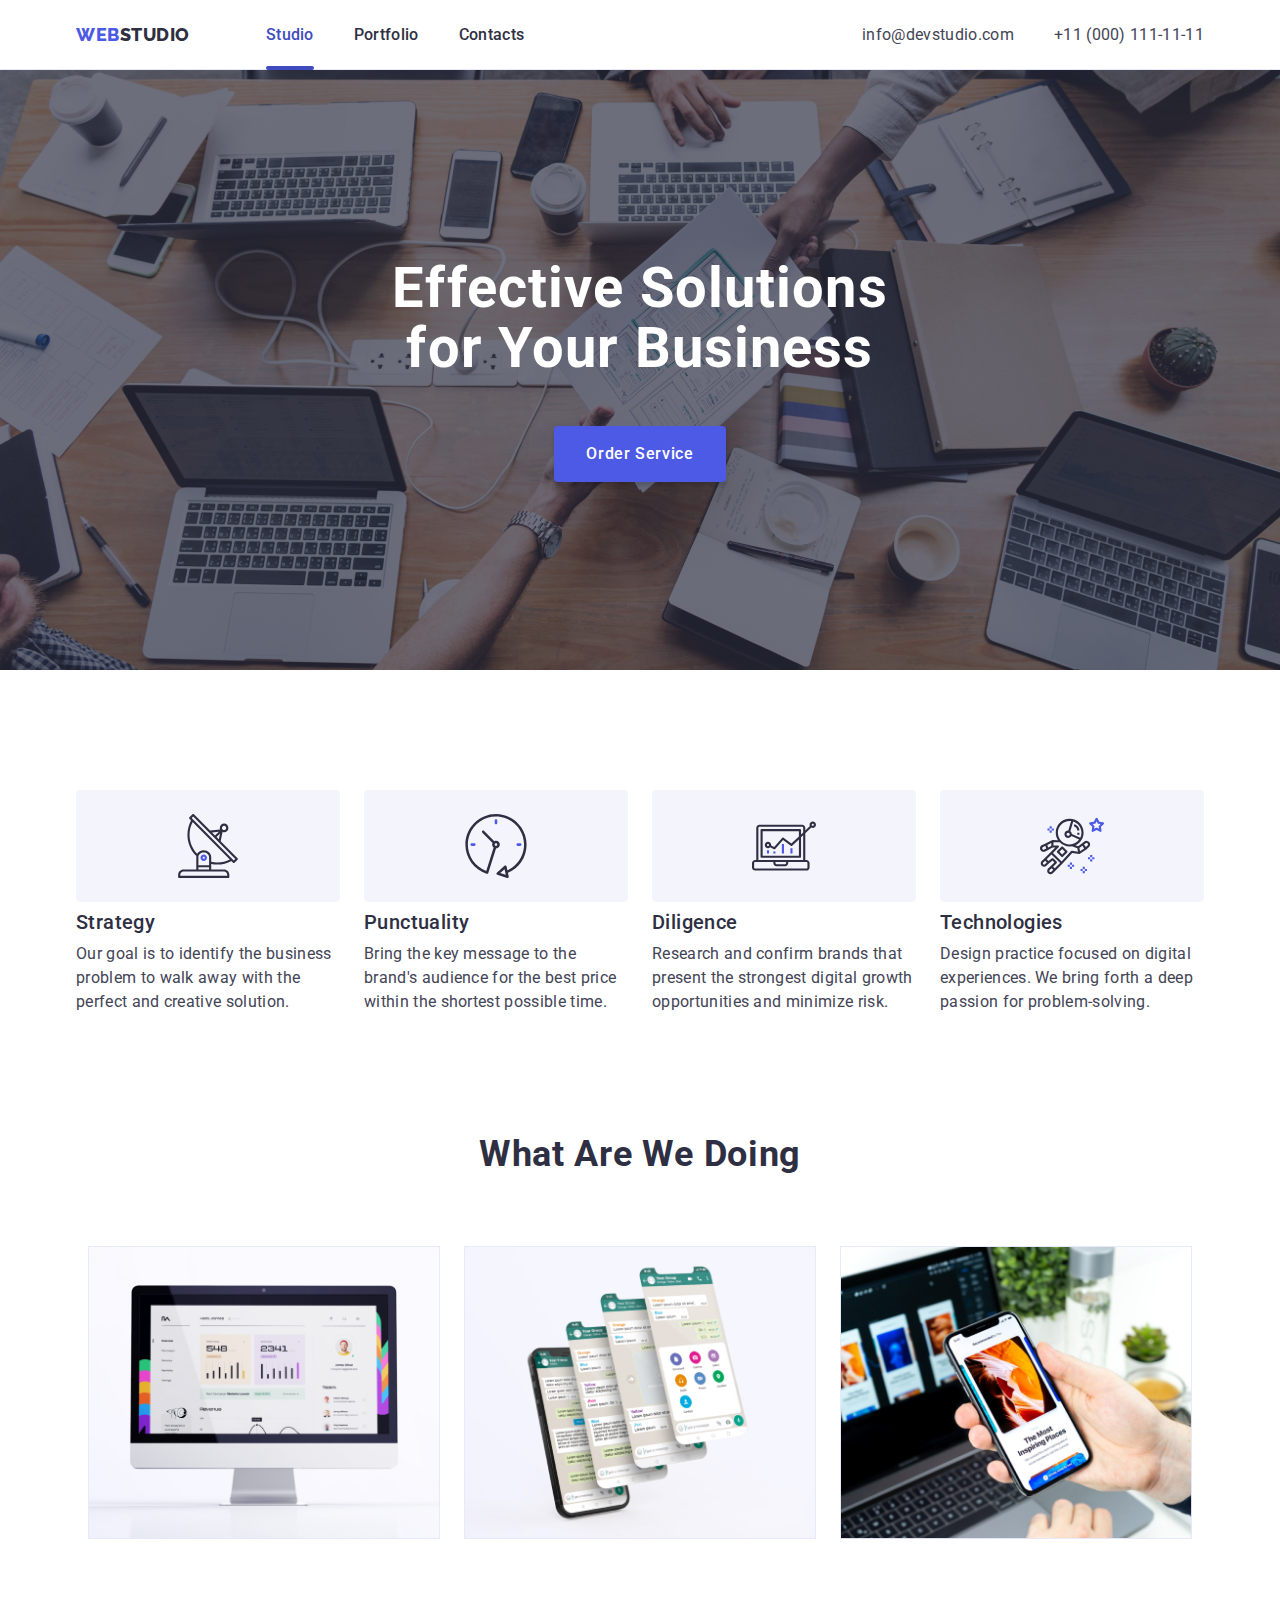
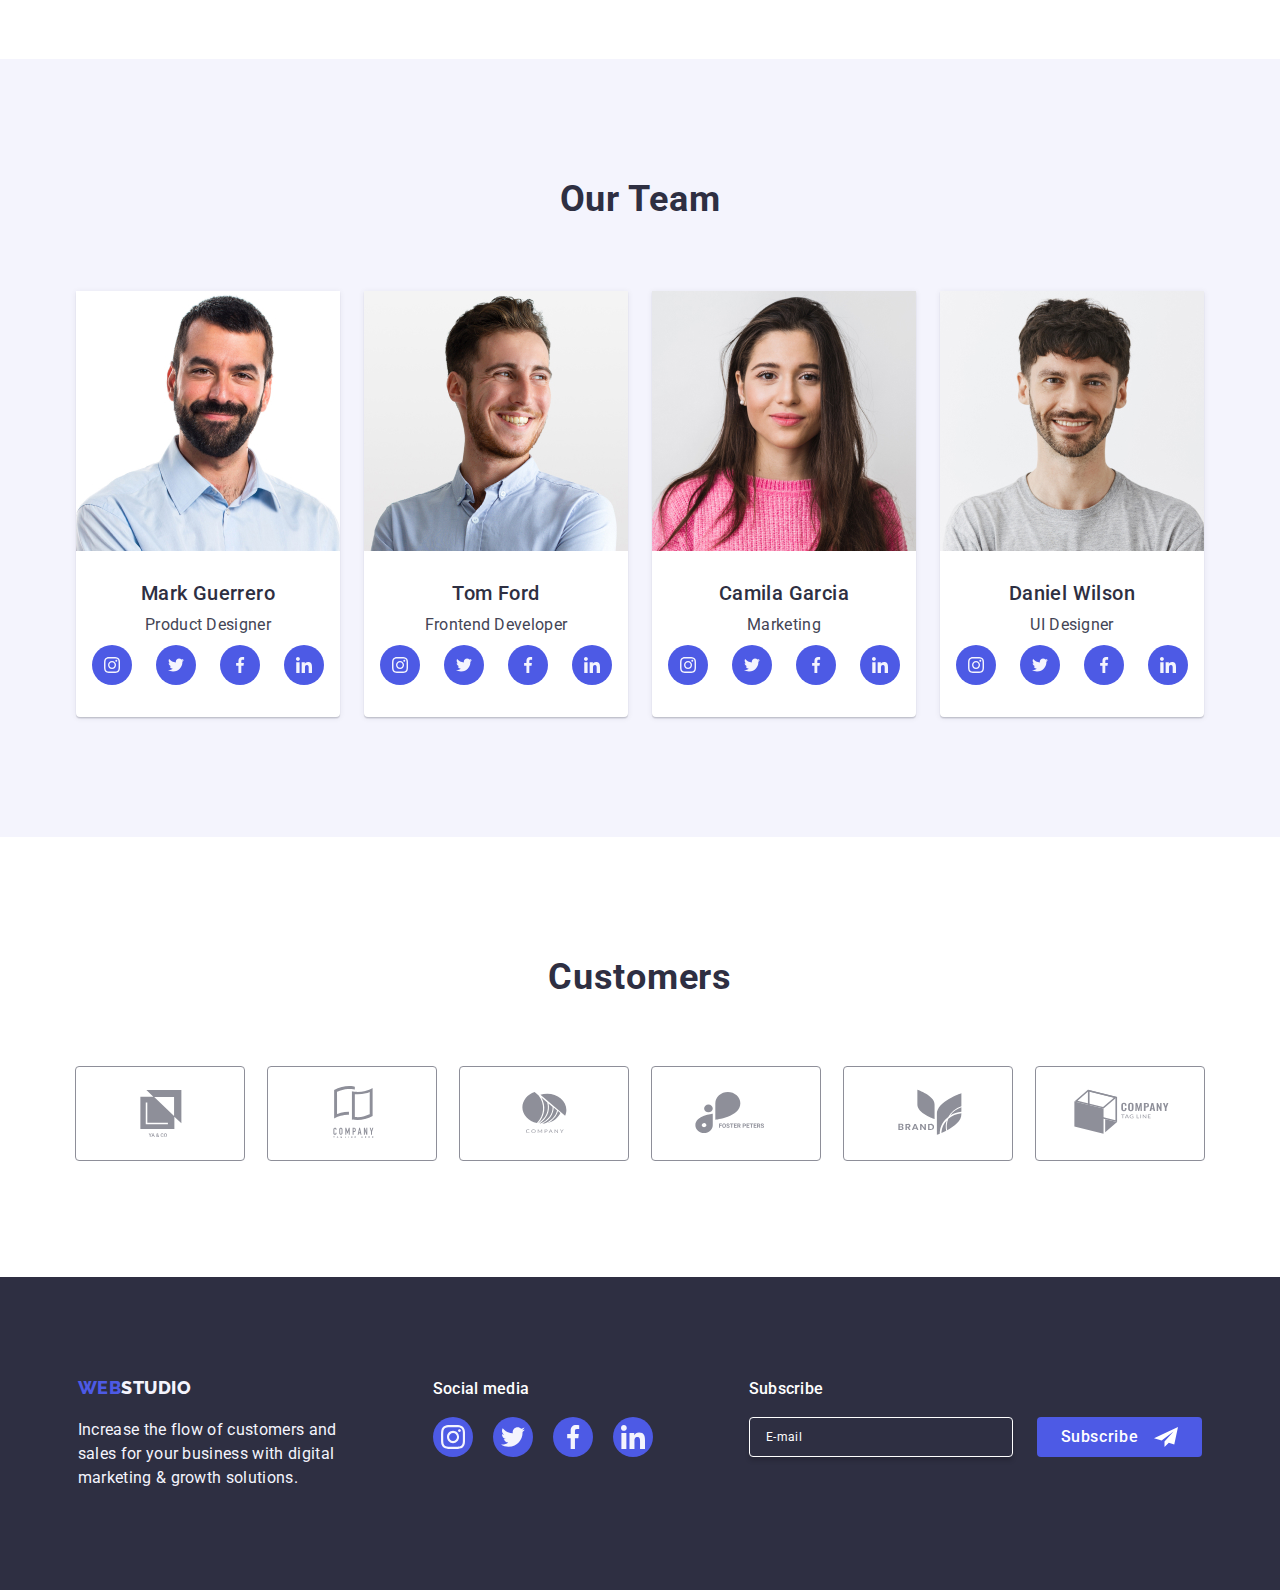
<file: index.html>
<!DOCTYPE html>
<html lang="en">
  <head>
    <meta charset="UTF-8" />
    <meta http-equiv="X-UA-Compatible" content="IE=edge" />
    <meta name="viewport" content="width=device-width, initial-scale=1.0" />
    <meta
      name="description"
      content="Effective solutions for business, Digital Marketing"
    />
    <title>Studio</title>
    <link
      rel="stylesheet"
      href="https://cdnjs.cloudflare.com/ajax/libs/modern-normalize/1.0.0/modern-normalize.min.css"
    />
    <link rel="stylesheet" href="./css/styles.css" />
    <link rel="preconnect" href="https://fonts.googleapis.com" />
    <link rel="preconnect" href="https://fonts.gstatic.com" crossorigin />
    <link
      href="https://fonts.googleapis.com/css2?family=Raleway:wght@800&family=Roboto:wght@400;500;700;900&display=swap"
      rel="stylesheet"
    />
    <link rel="icon" href="./images/webstudio-logo.png" />
  </head>
  <body>
    <header class="header">
      <div class="container header-container">
        <nav class="header-navigation">
          <a href="./index.html" class="header-logo link"
            ><span class="logo-blue">WEB</span>STUDIO</a
          >
          <ul class="header-menu-list list">
            <li class="header-menu-item">
              <a href="./index.html" class="header-menu-link link menu-active"
                >Studio</a
              >
            </li>
            <li class="header-menu-item">
              <a href="./portfolio.html" class="header-menu-link link"
                >Portfolio</a
              >
            </li>
            <li class="header-menu-item">
              <a href="#" class="header-menu-link link">Contacts</a>
            </li>
          </ul>
        </nav>
        <address class="header-address">
          <ul class="header-address-list list">
            <li class="header-address-item">
              <a
                href="mailto:info@devstudio.com"
                class="header-address-link link"
                target="_blank"
                rel="noopener noreferrer"
                >info@devstudio.com</a
              >
            </li>
            <li class="header-address-item">
              <a
                href="tel:+110001111111"
                class="header-address-link link"
                target="_blank"
                rel="noopener noreferrer"
                >+11 (000) 111-11-11</a
              >
            </li>
          </ul>
        </address>
        <button
          class="menu-toggle js-open-menu"
          aria-expanded="false"
          aria-controls="mobile-menu"
        >
          <svg class="menu-icon" width="32" height="32">
            <use href="./images/icons.svg#hamburger-open"></use>
          </svg>
        </button>
        <div class="menu-container js-menu-container" id="mobile-menu">
          <button class="menu-toggle hamburger-close-button js-close-menu">
            <svg class="menu-icon" width="32" height="32">
              <use href="./images/icons.svg#hamburger-close"></use>
            </svg>
          </button>
          <ul class="hamburger-menu-list list">
            <li class="hamburger-menu-item">
              <a href="./index.html" class="hamburger-menu-link link menu-active"
                >Studio</a
              >
            </li>
            <li class="hamburger-menu-item">
              <a href="./portfolio.html" class="hamburger-menu-link link"
                >Portfolio</a
              >
            </li>
            <li class="hamburger-menu-item">
              <a href="#" class="hamburger-menu-link link">Contacts</a>
            </li>
          </ul>
          <div class="hamburger-wrapper">
            <address class="hamburger-address">
            <ul class="hamburger-address-list list">
              <li class="hamburger-address-item">
              <a
                href="tel:+110001111111"
                class="hamburger-address-link highlight link"
                target="_blank"
                rel="noopener noreferrer"
                >+11 (000) 111-11-11</a
              >
              </li>
              <li class="hamburger-address-item">
              <a
                href="mailto:info@devstudio.com"
                class="hamburger-address-link link"
                target="_blank"
                rel="noopener noreferrer"
                >info@devstudio.com</a
              >
              </li>
            </ul>
            </address>
          
            <ul class="hamburger-social-list list">
            <li class="hamburger-social-item">
              <a
                href="https://www.instagram.com/"
                target="_blank"
                rel="noopener noreferrer"
                class="hamburger-social-link link"
                ><svg class="hamburger-social-icon" width="16" height="16">
                  <use href="./images/icons.svg#instagram"></use></svg
              ></a>
            </li>
            <li class="hamburger-social-item">
                <a
                href="https://www.twitter.com/"
                target="_blank"
                rel="noopener noreferrer"
                class="hamburger-social-link link"
                ><svg class="hamburger-social-icon" width="16" height="16">
                  <use href="./images/icons.svg#twitter"></use></svg
              ></a>
            </li>
            <li class="hamburger-social-item">
              <a
                href="https://www.facebook.com/"
                target="_blank"
                rel="noopener noreferrer"
                class="hamburger-social-link link"
                ><svg class="hamburger-social-icon" width="16" height="16">
                  <use href="./images/icons.svg#facebook"></use></svg
              ></a>
            </li>
            <li class="hamburger-social-item">
              <a
                href="https://www.linkedin.com/"
                target="_blank"
                rel="noopener noreferrer"
                class="hamburger-social-link link"
                ><svg class="hamburger-social-icon" width="16" height="16">
                  <use href="./images/icons.svg#linkedin"></use></svg>
                </a>
            </li>
            </ul>
          </div>
        </div>
      </div>
    </header>
    <main>
      <section class="hero">
        <div class="container hero-container">
          <h1 class="hero-title">
            Effective Solutions
            <br />
            for Your Business
          </h1>
          <button type="button" class="hero-button" data-modal-open>
            Order Service
          </button>
        </div>
      </section>
      <section class="section">
        <div class="container">
          <ul class="feature-list list">
            <li class="feature-item">
              <div class="feature-icon-container">
                <svg class="feature-icon" width="64" height="64">
                  <use href="./images/icons.svg#antenna"></use>
                </svg>
              </div>
              <h3 class="feature-title">Strategy</h3>
              <p class="feature-description">
                Our goal is to identify the business problem to walk away with
                the perfect and creative solution.
              </p>
            </li>
            <li class="feature-item">
              <div class="feature-icon-container">
                <svg class="feature-icon" width="64" height="64">
                  <use href="./images/icons.svg#clock"></use>
                </svg>
              </div>
              <h3 class="feature-title">Punctuality</h3>
              <p class="feature-description">
                Bring the key message to the brand's audience for the best price
                within the shortest possible time.
              </p>
            </li>
            <li class="feature-item">
              <div class="feature-icon-container">
                <svg class="feature-icon" width="64" height="64">
                  <use href="./images/icons.svg#diagram"></use>
                </svg>
              </div>
              <h3 class="feature-title">Diligence</h3>
              <p class="feature-description">
                Research and confirm brands that present the strongest digital
                growth opportunities and minimize risk.
              </p>
            </li>
            <li class="feature-item">
              <div class="feature-icon-container">
                <svg class="feature-icon" width="64" height="64">
                  <use href="./images/icons.svg#astronaut"></use>
                </svg>
              </div>
              <h3 class="feature-title">Technologies</h3>
              <p class="feature-description">
                Design practice focused on digital experiences. We bring forth a
                deep passion for problem-solving.
              </p>
            </li>
          </ul>
        </div>
      </section>
      <section class="section section-no-top-padding">
        <div class="container">
          <h2 class="section-title">What Are We Doing</h2>
          <ul class="image-list list">
            <li class="image-item">
              <img
                srcset="./images/computer.jpg 1x, ./images/computer@2x.jpg 2x"
                src="./images/computer.jpg"
                alt="computer"
                width="360"
                height="300"
              />
            </li>
            <li class="image-item">
              <img
                srcset="./images/mobile.jpg 1x, ./images/mobile@2x.jpg 2x"
                src="./images/mobile.jpg"
                alt="mobile"
                width="360"
                height="300"
              />
            </li>
            <li class="image-item">
              <img
                srcset="./images/gadgets.jpg 1x, ./images/gadgets@2x.jpg 2x"
                src="./images/gadgets.jpg"
                alt="laptop and mobile"
                width="360"
                height="300"
              />
            </li>
          </ul>
        </div>
      </section>
      <section class="section-team section">
        <div class="container">
          <h2 class="section-title">Our Team</h2>
          <ul class="team-members list">
            <li class="team-card">
              <img
                class="team-card-image"
                srcset="./images/product-designer.jpg 1x, ./images/product-designer@2x.jpg 2x"
                src="./images/product-designer.jpg"
                alt="Team Product Designer"
                width="264"
              />
              <div class="team-card-text">
                <h4 class="team-name">Mark Guerrero</h4>
                <p class="team-position">Product Designer</p>
                <ul class="team-social-list list">
                  <li class="team-social-item">
                    <a
                      href="https://www.instagram.com/"
                      target="_blank"
                      rel="noopener noreferrer"
                      class="team-social-link link"
                      ><svg class="team-social-icon" width="16" height="16">
                        <use href="./images/icons.svg#instagram"></use></svg
                    ></a>
                  </li>
                  <li class="team-social-item">
                    <a
                      href="https://www.twitter.com/"
                      target="_blank"
                      rel="noopener noreferrer"
                      class="team-social-link link"
                      ><svg class="team-social-icon" width="16" height="16">
                        <use href="./images/icons.svg#twitter"></use></svg
                    ></a>
                  </li>
                  <li class="team-social-item">
                    <a
                      href="https://www.facebook.com/"
                      target="_blank"
                      rel="noopener noreferrer"
                      class="team-social-link link"
                      ><svg class="team-social-icon" width="16" height="16">
                        <use href="./images/icons.svg#facebook"></use></svg
                    ></a>
                  </li>
                  <li class="team-social-item">
                    <a
                      href="https://www.linkedin.com/"
                      target="_blank"
                      rel="noopener noreferrer"
                      class="team-social-link link"
                      ><svg class="team-social-icon" width="16" height="16">
                        <use href="./images/icons.svg#linkedin"></use></svg
                    ></a>
                  </li>
                </ul>
              </div>
            </li>
            <li class="team-card">
              <img
                class="team-card-image"
                srcset="./images/frontend-developer.jpg 1x, ./images/frontend-developer@2x.jpg 2x"
                src="./images/frontend-developer.jpg"
                alt="Team Frontend Developer"
                width="264"
              />
              <div class="team-card-text">
                <h4 class="team-name">Tom Ford</h4>
                <p class="team-position">Frontend Developer</p>
                <ul class="team-social-list list">
                  <li class="team-social-item">
                    <a
                      href="https://www.instagram.com/"
                      target="_blank"
                      rel="noopener noreferrer"
                      class="team-social-link link"
                      ><svg class="team-social-icon" width="16" height="16">
                        <use href="./images/icons.svg#instagram"></use></svg
                    ></a>
                  </li>
                  <li class="team-social-item">
                    <a
                      href="https://www.twitter.com/"
                      target="_blank"
                      rel="noopener noreferrer"
                      class="team-social-link link"
                      ><svg class="team-social-icon" width="16" height="16">
                        <use href="./images/icons.svg#twitter"></use></svg
                    ></a>
                  </li>
                  <li class="team-social-item">
                    <a
                      href="https://www.facebook.com/"
                      target="_blank"
                      rel="noopener noreferrer"
                      class="team-social-link link"
                      ><svg class="team-social-icon" width="16" height="16">
                        <use href="./images/icons.svg#facebook"></use></svg
                    ></a>
                  </li>
                  <li class="team-social-item">
                    <a
                      href="https://www.linkedin.com/"
                      target="_blank"
                      rel="noopener noreferrer"
                      class="team-social-link link"
                      ><svg class="team-social-icon" width="16" height="16">
                        <use href="./images/icons.svg#linkedin"></use></svg
                    ></a>
                  </li>
                </ul>
              </div>
            </li>
            <li class="team-card">
              <img
                class="team-card-image"
                srcset="./images/marketing.jpg 1x, ./images/marketing@2x.jpg 2x"
                src="./images/marketing.jpg"
                alt="Assigned for Marketing"
                width="264"
              />
              <div class="team-card-text">
                <h4 class="team-name">Camila Garcia</h4>
                <p class="team-position">Marketing</p>
                <ul class="team-social-list list">
                  <li class="team-social-item">
                    <a
                      href="https://www.instagram.com/"
                      target="_blank"
                      rel="noopener noreferrer"
                      class="team-social-link link"
                      ><svg class="team-social-icon" width="16" height="16">
                        <use href="./images/icons.svg#instagram"></use></svg
                    ></a>
                  </li>
                  <li class="team-social-item">
                    <a
                      href="https://www.twitter.com/"
                      target="_blank"
                      rel="noopener noreferrer"
                      class="team-social-link link"
                      ><svg class="team-social-icon" width="16" height="16">
                        <use href="./images/icons.svg#twitter"></use></svg
                    ></a>
                  </li>
                  <li class="team-social-item">
                    <a
                      href="https://www.facebook.com/"
                      target="_blank"
                      rel="noopener noreferrer"
                      class="team-social-link link"
                      ><svg class="team-social-icon" width="16" height="16">
                        <use href="./images/icons.svg#facebook"></use></svg
                    ></a>
                  </li>
                  <li class="team-social-item">
                    <a
                      href="https://www.linkedin.com/"
                      target="_blank"
                      rel="noopener noreferrer"
                      class="team-social-link link"
                      ><svg class="team-social-icon" width="16" height="16">
                        <use href="./images/icons.svg#linkedin"></use></svg
                    ></a>
                  </li>
                </ul>
              </div>
            </li>
            <li class="team-card">
              <img
                class="team-card-image"
                srcset="./images/ui-designer.jpg 1x, ./images/ui-designer@2x.jpg 2x"
                src="./images/ui-designer.jpg"
                alt="Team UI Designer"
                width="264"
              />
              <div class="team-card-text">
                <h4 class="team-name">Daniel Wilson</h4>
                <p class="team-position">UI Designer</p>
                <ul class="team-social-list list">
                  <li class="team-social-item">
                    <a
                      href="https://www.instagram.com/"
                      target="_blank"
                      rel="noopener noreferrer"
                      class="team-social-link link"
                      ><svg class="team-social-icon" width="16" height="16">
                        <use href="./images/icons.svg#instagram"></use></svg
                    ></a>
                  </li>
                  <li class="team-social-item">
                    <a
                      href="https://www.twitter.com/"
                      target="_blank"
                      rel="noopener noreferrer"
                      class="team-social-link link"
                      ><svg class="team-social-icon" width="16" height="16">
                        <use href="./images/icons.svg#twitter"></use></svg
                    ></a>
                  </li>
                  <li class="team-social-item">
                    <a
                      href="https://www.facebook.com/"
                      target="_blank"
                      rel="noopener noreferrer"
                      class="team-social-link link"
                      ><svg class="team-social-icon" width="16" height="16">
                        <use href="./images/icons.svg#facebook"></use></svg
                    ></a>
                  </li>
                  <li class="team-social-item">
                    <a
                      href="https://www.linkedin.com/"
                      target="_blank"
                      rel="noopener noreferrer"
                      class="team-social-link link"
                      ><svg class="team-social-icon" width="16" height="16">
                        <use href="./images/icons.svg#linkedin"></use></svg
                    ></a>
                  </li>
                </ul>
              </div>
            </li>
          </ul>
        </div>
      </section>
      <section class="section">
        <div class="container">
          <h2 class="section-title">Customers</h2>
          <ul class="clients-list list">
            <li class="clients-item">
              <a href="#" class="clients-link link">
                <svg class="clients-icon" width="104" height="56">
                  <use href="./images/icons.svg#client-1"></use>
                </svg>
              </a>
            </li>
            <li class="clients-item">
              <a href="#" class="clients-link link">
                <svg class="clients-icon" width="104" height="56">
                  <use href="./images/icons.svg#client-2"></use>
                </svg>
              </a>
            </li>
            <li class="clients-item">
              <a href="#" class="clients-link link">
                <svg class="clients-icon" width="104" height="56">
                  <use href="./images/icons.svg#client-3"></use>
                </svg>
              </a>
            </li>
            <li class="clients-item">
              <a href="#" class="clients-link link">
                <svg class="clients-icon" width="104" height="56">
                  <use href="./images/icons.svg#client-4"></use>
                </svg>
              </a>
            </li>
            <li class="clients-item">
              <a href="#" class="clients-link link">
                <svg class="clients-icon" width="104" height="56">
                  <use href="./images/icons.svg#client-5"></use>
                </svg>
              </a>
            </li>
            <li class="clients-item">
              <a href="#" class="clients-link link">
                <svg class="clients-icon" width="104" height="56">
                  <use href="./images/icons.svg#client-6"></use>
                </svg>
              </a>
            </li>
          </ul>
        </div>
      </section>
    </main>
    <footer class="footer">
      <div class="footer-container container">
        <div class="footer-text-container">
          <a href="./index.html" class="footer-logo link"
            ><span class="logo-blue">WEB</span>STUDIO</a
          >
          <p class="footer-text">
            Increase the flow of customers and
            <br />
            sales for your business with digital
            <br />
            marketing & growth solutions.
          </p>
        </div>
        <div class="footer-social-container">
          <p class="footer-social-text">Social media</p>
          <ul class="footer-social-list list">
            <li class="footer-social-item">
              <a
                href="https://www.instagram.com/"
                target="_blank"
                rel="noopener noreferrer"
                class="footer-social-link link"
                ><svg class="footer-social-icon" width="24" height="24">
                  <use href="./images/icons.svg#instagram"></use></svg
              ></a>
            </li>
            <li class="footer-social-item">
              <a
                href="https://www.twitter.com/"
                target="_blank"
                rel="noopener noreferrer"
                class="footer-social-link link"
                ><svg class="footer-social-icon" width="24" height="24">
                  <use href="./images/icons.svg#twitter"></use></svg
              ></a>
            </li>
            <li class="footer-social-item">
              <a
                href="https://www.facebook.com/"
                target="_blank"
                rel="noopener noreferrer"
                class="footer-social-link link"
                ><svg class="footer-social-icon" width="24" height="24">
                  <use href="./images/icons.svg#facebook"></use></svg
              ></a>
            </li>
            <li class="footer-social-item">
              <a
                href="https://www.linkedin.com/"
                target="_blank"
                rel="noopener noreferrer"
                class="footer-social-link link"
                ><svg class="footer-social-icon" width="24" height="24">
                  <use href="./images/icons.svg#linkedin"></use></svg
              ></a>
            </li>
          </ul>
        </div>
        <div class="footer-form-container">
          <form
            class="footer-subscription-form"
            name="subscribe-form"
            autocomplete="on"
          >
            <label class="footer-subscription-label">
              <span class="footer-subscription-text">Subscribe</span>
              <input
                class="footer-subscription-input"
                type="email"
                name="subscription-email"
                placeholder="E-mail"
              />
            </label>
            <button class="footer-subscription-button" type="submit">
              Subscribe
              <svg class="footer-subscription-icon" width="24" height="24">
                <use href="./images/icons.svg#subscription"></use>
              </svg>
            </button>
          </form>
        </div>
      </div>
    </footer>
    <div class="backdrop is-hidden" data-modal>
      <div class="modal">
        <button type="button" class="modal-close" data-modal-close>
          <svg class="modal-close-icon" width="8" height="8">
            <use href="./images/icons.svg#close"></use>
          </svg>
        </button>
        <p class="modal-header-text">
            Leave your contacts and we will call you back
        </p>
        <form class="modal-signup-form" name="signup-form" autocomplete="on">
            <label class="modal-form-label">
              <span class="form-label-text">Name</span>
              <input
                class="form-label-input"
                type="text"
                name="full-name"
                required
              />
              <svg class="form-input-icon" 
                  width="18"
                  height="18">
                <use
                  href="./images/icons.svg#person"
                ></use>
              </svg>
            </label>
            <label class="modal-form-label">
              <span class="form-label-text">Phone</span>
              <input
                class="form-label-input"
                type="tel"
                name="phone-number"
                required
              />
              <svg class="form-input-icon" 
                  width="18"
                  height="24">
                <use
                  href="./images/icons.svg#phone"
                ></use>
              </svg>
            </label>
            <label class="modal-form-label">
              <span class="form-label-text">Email</span>
              <input
                class="form-label-input"
                type="email"
                name="email-address"
                required
              />
              <svg class="form-input-icon" 
                  width="18"
                  height="24">
                <use
                  href="./images/icons.svg#mail"
                ></use>
              </svg>
            </label>
            <label class="modal-form-textarea">
              <span class="form-label-text">Comment</span>
              <textarea
                name="comment"
                class="form-label-textarea"
                placeholder="Text input"
                rows="6"
                required
              ></textarea>
            </label>
            <label class="modal-form-agreement">
                <input class="modal-form-checkbox visually-hidden" type="checkbox" value="agree" name="agreement" required />
                <svg class="modal-checkbox-icon" width="16" height="16">
                  <use href="./images/icons.svg#checkbox"></use>
                </svg>
                <span class="modal-form-agreement-text">
                    I accept the terms and conditions of the <a href="#" class="form-agreement-link">Privacy Policy</a>
                </span>
            </label>
        </form>
        <button class="modal-form-button" type="submit">Send</button>
    </div>
    <script src="./js/modal.js"></script>
    <script src="./js/mobile-menu.js"></script>
  </body>
</html>
</file>
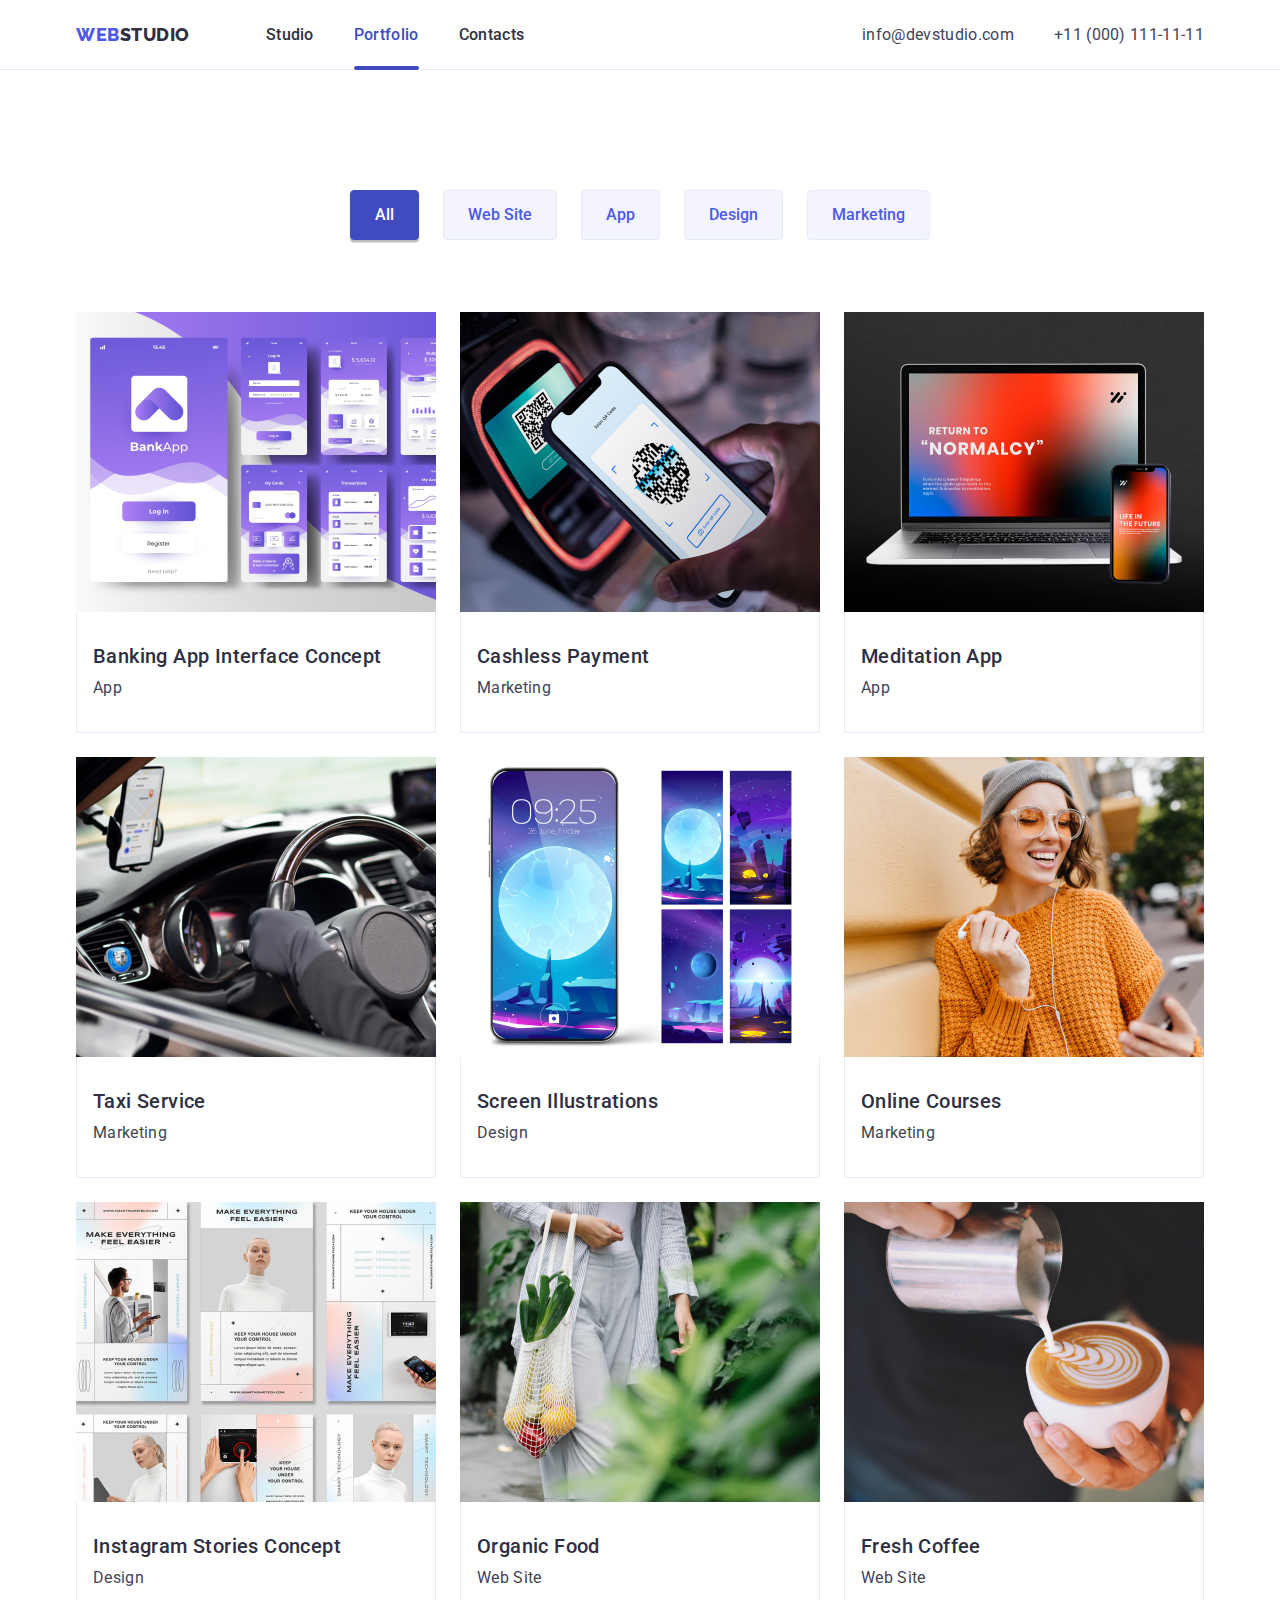
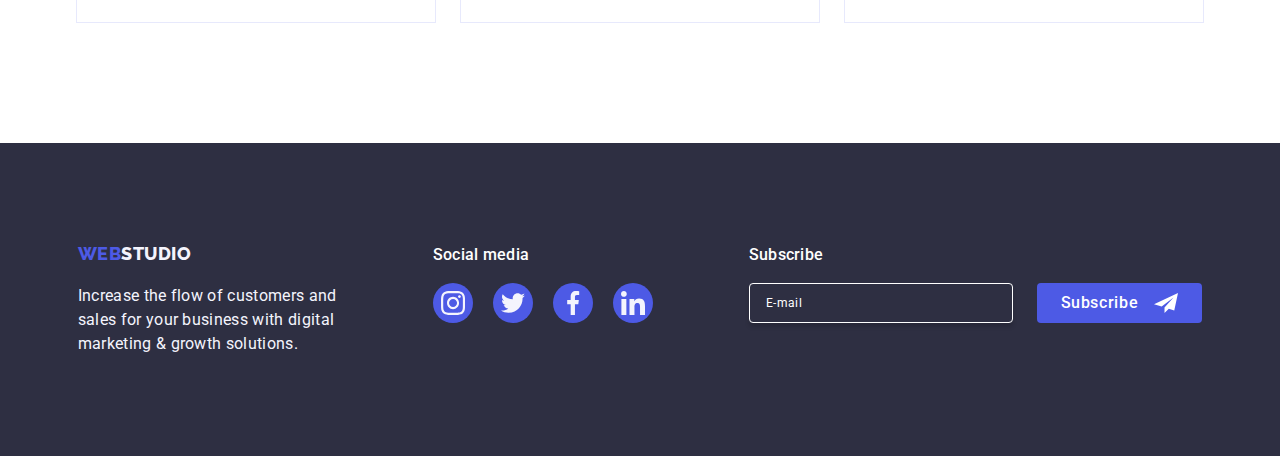
<file: portfolio.html>
<!DOCTYPE html>
<html lang="en">
  <head>
    <meta charset="UTF-8" />
    <meta http-equiv="X-UA-Compatible" content="IE=edge" />
    <meta name="viewport" content="width=device-width, initial-scale=1.0" />
    <meta
      name="description"
      content="Effective solutions for business, Digital Marketing"
    />
    <title>Portfolio</title>
    <link
      rel="stylesheet"
      href="https://cdnjs.cloudflare.com/ajax/libs/modern-normalize/1.0.0/modern-normalize.min.css"
    />
    <link rel="stylesheet" href="./css/styles.css" />
    <link rel="preconnect" href="https://fonts.googleapis.com" />
    <link rel="preconnect" href="https://fonts.gstatic.com" crossorigin />
    <link
      href="https://fonts.googleapis.com/css2?family=Raleway:wght@800&family=Roboto:wght@400;500;700;900&display=swap"
      rel="stylesheet"
    />
    <link rel="icon" href="./images/webstudio-logo.png" />
  </head>
  <body>
    <header class="header">
      <div class="container header-container">
        <nav class="header-navigation">
          <a href="./index.html" class="header-logo link"
            ><span class="logo-blue">WEB</span>STUDIO</a
          >
          <ul class="header-menu-list list">
            <li class="header-menu-item">
              <a href="./index.html" class="header-menu-link link">Studio</a>
            </li>
            <li class="header-menu-item">
              <a
                href="./portfolio.html"
                class="header-menu-link link menu-active"
                >Portfolio</a
              >
            </li>
            <li class="header-menu-item">
              <a href="#" class="header-menu-link link">Contacts</a>
            </li>
          </ul>
        </nav>
        <address class="header-address">
          <ul class="header-address-list list">
            <li class="header-address-item">
              <a
                href="mailto:info@devstudio.com"
                class="header-address-link link"
                target="_blank"
                rel="noopener noreferrer"
                >info@devstudio.com</a
              >
            </li>
            <li class="header-address-item">
              <a
                href="tel:+110001111111"
                class="header-address-link link"
                target="_blank"
                rel="noopener noreferrer"
                >+11 (000) 111-11-11</a
              >
            </li>
          </ul>
        </address>
        <button
          class="menu-toggle js-open-menu"
          aria-expanded="false"
          aria-controls="mobile-menu"
        >
          <svg class="menu-icon" width="32" height="32">
            <use href="./images/icons.svg#hamburger-open"></use>
          </svg>
        </button>
        <div class="menu-container js-menu-container" id="mobile-menu">
          <button class="menu-toggle hamburger-close-button js-close-menu">
            <svg class="menu-icon" width="32" height="32">
              <use href="./images/icons.svg#hamburger-close"></use>
            </svg>
          </button>
          <ul class="hamburger-menu-list list">
            <li class="hamburger-menu-item">
              <a href="./index.html" class="hamburger-menu-link link">Studio</a>
            </li>
            <li class="hamburger-menu-item">
              <a
                href="./portfolio.html"
                class="hamburger-menu-link menu-active link"
                >Portfolio</a
              >
            </li>
            <li class="hamburger-menu-item">
              <a href="#" class="hamburger-menu-link link">Contacts</a>
            </li>
          </ul>
          <div class="hamburger-wrapper">
            <address class="hamburger-address">
              <ul class="hamburger-address-list list">
                <li class="hamburger-address-item">
                  <a
                    href="tel:+110001111111"
                    class="hamburger-address-link highlight link"
                    target="_blank"
                    rel="noopener noreferrer"
                    >+11 (000) 111-11-11</a
                  >
                </li>
                <li class="hamburger-address-item">
                  <a
                    href="mailto:info@devstudio.com"
                    class="hamburger-address-link link"
                    target="_blank"
                    rel="noopener noreferrer"
                    >info@devstudio.com</a
                  >
                </li>
              </ul>
            </address>

            <ul class="hamburger-social-list list">
              <li class="hamburger-social-item">
                <a
                  href="https://www.instagram.com/"
                  target="_blank"
                  rel="noopener noreferrer"
                  class="hamburger-social-link link"
                  ><svg class="hamburger-social-icon" width="16" height="16">
                    <use href="./images/icons.svg#instagram"></use></svg
                ></a>
              </li>
              <li class="hamburger-social-item">
                <a
                  href="https://www.twitter.com/"
                  target="_blank"
                  rel="noopener noreferrer"
                  class="hamburger-social-link link"
                  ><svg class="hamburger-social-icon" width="16" height="16">
                    <use href="./images/icons.svg#twitter"></use></svg
                ></a>
              </li>
              <li class="hamburger-social-item">
                <a
                  href="https://www.facebook.com/"
                  target="_blank"
                  rel="noopener noreferrer"
                  class="hamburger-social-link link"
                  ><svg class="hamburger-social-icon" width="16" height="16">
                    <use href="./images/icons.svg#facebook"></use></svg
                ></a>
              </li>
              <li class="hamburger-social-item">
                <a
                  href="https://www.linkedin.com/"
                  target="_blank"
                  rel="noopener noreferrer"
                  class="hamburger-social-link link"
                  ><svg class="hamburger-social-icon" width="16" height="16">
                    <use href="./images/icons.svg#linkedin"></use></svg
                ></a>
              </li>
            </ul>
          </div>
        </div>
      </div>
    </header>
    <main>
      <section class="section">
        <div class="container projects-container">
          <ul class="portfolio-filters list">
            <li>
              <button type="button" class="filter-button filter-active">
                All
              </button>
            </li>
            <li>
              <button type="button" class="filter-button">Web Site</button>
            </li>
            <li>
              <button type="button" class="filter-button">App</button>
            </li>
            <li>
              <button type="button" class="filter-button">Design</button>
            </li>
            <li>
              <button type="button" class="filter-button">Marketing</button>
            </li>
          </ul>

          <ul class="projects list">
            <li class="project-card">
              <a href="#" class="project-link link">
                <div class="project-cover-wrap">
                  <img
                    class="project-card-image"
                    srcset="
                      ./images/banking-app-interface.jpg    1x,
                      ./images/banking-app-interface@2x.jpg 2x
                    "
                    src="./images/banking-app-interface.jpg"
                    alt="Banking application interface"
                    width="360"
                    height="300"
                  />
                  <p class="project-cover-text">
                    14 Stylish and User-Friendly App Design Concepts · Task
                    Manager App · Calorie Tracker App · Exotic Fruit Ecommerce
                    App · Cloud Storage App
                  </p>
                </div>
                <div class="project-card-text">
                  <h4 class="project-title">Banking App Interface Concept</h4>
                  <p class="project-description">App</p>
                </div>
              </a>
            </li>
            <li class="project-card">
              <a href="#" class="project-link link">
                <div class="project-cover-wrap">
                  <img
                    class="project-card-image"
                    srcset="
                      ./images/cashless-payment.jpg    1x,
                      ./images/cashless-payment@2x.jpg 2x
                    "
                    src="./images/cashless-payment.jpg"
                    alt="Phone scanning QR code"
                    width="360"
                    height="300"
                  />
                  <p class="project-cover-text">
                    14 Stylish and User-Friendly App Design Concepts · Task
                    Manager App · Calorie Tracker App · Exotic Fruit Ecommerce
                    App · Cloud Storage App
                  </p>
                </div>
                <div class="project-card-text">
                  <h4 class="project-title">Cashless Payment</h4>
                  <p class="project-description">Marketing</p>
                </div>
              </a>
            </li>
            <li class="project-card">
              <a href="#" class="project-link link">
                <div class="project-cover-wrap">
                  <img
                    class="project-card-image"
                    srcset="
                      ./images/meditation-app.jpg    1x,
                      ./images/meditation-app@2x.jpg 2x
                    "
                    src="./images/meditation-app.jpg"
                    alt="Phone and laptop"
                    width="360"
                    height="300"
                  />
                  <p class="project-cover-text">
                    14 Stylish and User-Friendly App Design Concepts · Task
                    Manager App · Calorie Tracker App · Exotic Fruit Ecommerce
                    App · Cloud Storage App
                  </p>
                </div>
                <div class="project-card-text">
                  <h4 class="project-title">Meditation App</h4>
                  <p class="project-description">App</p>
                </div>
              </a>
            </li>
            <li class="project-card">
              <a href="#" class="project-link link">
                <div class="project-cover-wrap">
                  <img
                    class="project-card-image"
                    srcset="
                      ./images/taxi-service.jpg    1x,
                      ./images/taxi-service@2x.jpg 2x
                    "
                    src="./images/taxi-service.jpg"
                    alt="steering wheel and a phone"
                    width="360"
                    height="300"
                  />
                  <p class="project-cover-text">
                    14 Stylish and User-Friendly App Design Concepts · Task
                    Manager App · Calorie Tracker App · Exotic Fruit Ecommerce
                    App · Cloud Storage App
                  </p>
                </div>
                <div class="project-card-text">
                  <h4 class="project-title">Taxi Service</h4>
                  <p class="project-description">Marketing</p>
                </div>
              </a>
            </li>
            <li class="project-card">
              <a href="#" class="project-link link">
                <div class="project-cover-wrap">
                  <img
                    class="project-card-image"
                    srcset="
                      ./images/screen-illustrations.jpg    1x,
                      ./images/screen-illustrations@2x.jpg 2x
                    "
                    src="./images/screen-illustrations.jpg"
                    alt="Phone and wallpapers"
                    width="360"
                    height="300"
                  />
                  <p class="project-cover-text">
                    14 Stylish and User-Friendly App Design Concepts · Task
                    Manager App · Calorie Tracker App · Exotic Fruit Ecommerce
                    App · Cloud Storage App
                  </p>
                </div>
                <div class="project-card-text">
                  <h4 class="project-title">Screen Illustrations</h4>
                  <p class="project-description">Design</p>
                </div>
              </a>
            </li>
            <li class="project-card">
              <a href="#" class="project-link link">
                <div class="project-cover-wrap">
                  <img
                    class="project-card-image"
                    srcset="
                      ./images/online-courses.jpg    1x,
                      ./images/online-courses@2x.jpg 2x
                    "
                    src="./images/online-courses.jpg"
                    alt="Girl holding a phone"
                    width="360"
                    height="300"
                  />
                  <p class="project-cover-text">
                    14 Stylish and User-Friendly App Design Concepts · Task
                    Manager App · Calorie Tracker App · Exotic Fruit Ecommerce
                    App · Cloud Storage App
                  </p>
                </div>
                <div class="project-card-text">
                  <h4 class="project-title">Online Courses</h4>
                  <p class="project-description">Marketing</p>
                </div>
              </a>
            </li>
            <li class="project-card">
              <a href="#" class="project-link link">
                <div class="project-cover-wrap">
                  <img
                    class="project-card-image"
                    srcset="
                      ./images/instagram-stories.jpg    1x,
                      ./images/instagram-stories@2x.jpg 2x
                    "
                    src="./images/instagram-stories.jpg"
                    alt="Instagram stories concept"
                    width="360"
                    height="300"
                  />
                  <p class="project-cover-text">
                    14 Stylish and User-Friendly App Design Concepts · Task
                    Manager App · Calorie Tracker App · Exotic Fruit Ecommerce
                    App · Cloud Storage App
                  </p>
                </div>
                <div class="project-card-text">
                  <h4 class="project-title">Instagram Stories Concept</h4>
                  <p class="project-description">Design</p>
                </div>
              </a>
            </li>
            <li class="project-card">
              <a href="#" class="project-link link">
                <div class="project-cover-wrap">
                  <img
                    class="project-card-image"
                    srcset="
                      ./images/organic-food.jpg    1x,
                      ./images/organic-food@2x.jpg 2x
                    "
                    src="./images/organic-food.jpg"
                    alt="Girl carrying fruits and vegetables"
                    width="360"
                    height="300"
                  />
                  <p class="project-cover-text">
                    14 Stylish and User-Friendly App Design Concepts · Task
                    Manager App · Calorie Tracker App · Exotic Fruit Ecommerce
                    App · Cloud Storage App
                  </p>
                </div>
                <div class="project-card-text">
                  <h4 class="project-title">Organic Food</h4>
                  <p class="project-description">Web Site</p>
                </div>
              </a>
            </li>
            <li class="project-card">
              <a href="#" class="project-link link">
                <div class="project-cover-wrap">
                  <img
                    class="project-card-image"
                    srcset="
                      ./images/fresh-coffee.jpg    1x,
                      ./images/fresh-coffee@2x.jpg 2x
                    "
                    src="./images/fresh-coffee.jpg"
                    alt="Fresh Coffee"
                    width="360"
                    height="300"
                  />
                  <p class="project-cover-text">
                    14 Stylish and User-Friendly App Design Concepts · Task
                    Manager App · Calorie Tracker App · Exotic Fruit Ecommerce
                    App · Cloud Storage App
                  </p>
                </div>
                <div class="project-card-text">
                  <h4 class="project-title">Fresh Coffee</h4>
                  <p class="project-description">Web Site</p>
                </div>
              </a>
            </li>
          </ul>
        </div>
      </section>
    </main>
    <footer class="footer">
      <div class="footer-container container">
        <div class="footer-text-container">
          <a
            href="./index.html"
            class="footer-logo link"
            target="_blank"
            rel="noopener noreferrer"
            ><span class="logo-blue">WEB</span>STUDIO</a
          >
          <p class="footer-text">
            Increase the flow of customers and
            <br />
            sales for your business with digital
            <br />
            marketing & growth solutions.
          </p>
        </div>
        <div class="footer-social-container">
          <p class="footer-social-text">Social media</p>
          <ul class="footer-social-list list">
            <li class="footer-social-item">
              <a
                href="https://www.instagram.com/"
                target="_blank"
                rel="noopener noreferrer"
                class="footer-social-link link"
                ><svg class="footer-social-icon" width="24" height="24">
                  <use href="./images/icons.svg#instagram"></use></svg
              ></a>
            </li>
            <li class="footer-social-item">
              <a
                href="https://www.twitter.com/"
                target="_blank"
                rel="noopener noreferrer"
                class="footer-social-link link"
                ><svg class="footer-social-icon" width="24" height="24">
                  <use href="./images/icons.svg#twitter"></use></svg
              ></a>
            </li>
            <li class="footer-social-item">
              <a
                href="https://www.facebook.com/"
                target="_blank"
                rel="noopener noreferrer"
                class="footer-social-link link"
                ><svg class="footer-social-icon" width="24" height="24">
                  <use href="./images/icons.svg#facebook"></use></svg
              ></a>
            </li>
            <li class="footer-social-item">
              <a
                href="https://www.linkedin.com/"
                target="_blank"
                rel="noopener noreferrer"
                class="footer-social-link link"
                ><svg class="footer-social-icon" width="24" height="24">
                  <use href="./images/icons.svg#linkedin"></use></svg
              ></a>
            </li>
          </ul>
        </div>
        <div class="footer-form-container">
          <form
            class="footer-subscription-form"
            name="subscribe_form"
            autocomplete="on"
          >
            <label class="footer-subscription-label">
              <span class="footer-subscription-text">Subscribe</span>
              <input
                class="footer-subscription-input"
                type="email"
                name="subscription-email"
                placeholder="E-mail"
              />
            </label>
            <button class="footer-subscription-button" type="submit">
              Subscribe
              <svg class="footer-subscription-icon" width="24" height="24">
                <use href="./images/icons.svg#subscription"></use>
              </svg>
            </button>
          </form>
        </div>
      </div>
    </footer>
    <script src="./js/mobile-menu.js"></script>
  </body>
</html>
</file>
<file: css/styles.css>
:root {
  --iris: #4d5ae5;
  --ocean: #404bbf;
  --navyblue: #2e2f42;
  --cloud: #f4f4fd;
  --slate: #434455;
  --cornflower: #e7e9fc;
  --white: #ffffff;
  --grey: rgba(46, 47, 66, 0.7);
  --lightslate: #8e8f99;
  --dairy: #fcfcfc;
  --navyblue-modal: rgba(46, 47, 66, 0.4);
}

html {
  box-sizing: border-box;
}

*,
*::after,
*::before {
  box-sizing: inherit;
}

h1,
h2,
h3,
h4,
h5,
h6,
p {
  margin: 0;
}

img {
  display: block;
  width: 100%;
  max-width: 100%;
  height: auto;
}

body {
  font-family: 'Roboto', sans-serif;
  font-style: normal;
  font-weight: 400;
  color: var(--navyblue, #2e2f42);
  margin: 0;
}

.list {
  list-style: none;
  margin: 0;
  padding: 0;
}

.link {
  text-decoration: none;
  color: inherit;
}

.container {
  max-width: 428px;
  margin: 0 auto;
  padding: 0 15px;

  @media screen and (min-width: 768px) {
    max-width: 768px;
  }

  @media screen and (min-width: 1158px) {
    max-width: 1158px;
  }
}

.visually-hidden {
  position: absolute;
  width: 1px;
  height: 1px;
  margin: -1px;
  border: 0;
  padding: 0;
  white-space: nowrap;
  clip-path: inset(100%);
  clip: rect(0 0 0 0);
  overflow: hidden;
}

.logo-blue {
  color: var(--iris, #4d5ae5);
}

.header {
  border-bottom: 1px solid var(--cornflower, #e7e9fc);
  background: var(--white, #fff);
}

.header-container {
  display: flex;
  align-items: center;
  justify-content: space-between;
}

.header-navigation {
  display: flex;
  align-items: center;
  justify-content: space-between;
}

.header-logo {
  font-family: 'Raleway', sans-serif;
  font-weight: 800;
  font-size: 18px;
  line-height: 21px;
  letter-spacing: 0.03em;
  padding: 24px 0;
}

.header-menu-list {
  display: none;

  @media screen and (min-width: 768px) {
    font-weight: 500;
    font-size: 16px;
    line-height: 24px;
    letter-spacing: 0.02em;
    display: flex;
    gap: 40px;
    margin-left: 120px;
  }

  @media screen and (min-width: 1158px) {
    font-weight: 500;
    font-size: 16px;
    line-height: 24px;
    letter-spacing: 0.02em;
    display: flex;
    gap: 40px;
    margin-left: 76px;
  }
}

.header-menu-link {
  padding: 24px 0;
  position: relative;
  transition: color 250ms cubic-bezier(0.4, 0, 0.2, 1);
}

.header-menu-link:hover,
.header-menu-link:focus {
  color: var(--iris, #4d5ae5);
}

.header-menu-link::after {
  content: '';
  border-radius: 2px;
  border: 2px solid transparent;
  height: 4px;
  width: 0;
  position: absolute;
  left: 0;
  bottom: -2px;
  transition: width 250ms cubic-bezier(0.4, 0, 0.2, 1),
    background-color 250ms cubic-bezier(0.4, 0, 0.2, 1),
    border 250ms cubic-bezier(0.4, 0, 0.2, 1);
}

.header-menu-link:hover::after,
.header-menu-link:focus::after {
  border: 2px solid var(--ocean);
  background-color: var(--ocean);
  width: 100%;
}

.menu-active::after {
  content: '';
  border: 2px solid var(--ocean);
  border-radius: 2px;
  background-color: var(--ocean);
  height: 4px;
  width: 100%;
  position: absolute;
  left: 0;
  bottom: -2px;
}

.header-address-link {
  padding: 24px 0;
  transition: color 250ms cubic-bezier(0.4, 0, 0.2, 1);
}

.menu-active,
.header-address-link:hover,
.header-address-link:focus {
  color: var(--ocean, #404bbf);
}

.header-address-list {
  display: none;

  @media screen and (min-width: 768px) {
    display: flex;
    flex-direction: column;
    gap: 12px;
  }

  @media screen and (min-width: 1158px) {
    display: flex;
    flex-direction: row;
    gap: 40px;
  }
}

.header-address-item {
  font-size: 16px;
  font-style: normal;
  line-height: 24px;
  letter-spacing: 0.02em;
  color: var(--slate, #434455);
}

.menu-toggle {
  display: flex;
  align-items: center;
  justify-content: center;

  margin-left: auto;
  padding: 0;
  background-color: transparent;
  cursor: pointer;
  border: none;
  border-radius: 50%;
  outline: none;
  color: var(--navyblue, #2e2f42);

  @media screen and (min-width: 768px) {
    display: none;
  }
}

.hamburger-close-button {
  position: absolute;
  top: 24px;
  right: 24px;
  padding: 0;
  width: 30px;
  height: 30px;

  background-color: var(--cornflower, #e7e9fc);
  color: var(--navyblue, #2e2f42);
  border: 1px solid rgba(0, 0, 0, 0.1);
  border-radius: 15px;
  cursor: pointer;

  transition: background-color 250ms cubic-bezier(0.4, 0, 0.2, 1),
    color 250ms cubic-bezier(0.4, 0, 0.2, 1);
}

.menu-icon {
  fill: currentColor;
}

.hamburger-close-button:hover,
.hamburger-close-button:focus {
  background-color: var(--ocean);
  color: var(--white);
}

.hamburger-menu-list {
  display: flex;
  flex-direction: column;
  gap: 40px;
}

.hamburger-menu-item {
  color: var(--navyblue, #2e2f42);
  font-size: 36px;
  font-weight: 700;
  line-height: 40px;
  letter-spacing: 0.72px;
}

.hamburger-menu-link {
  transition: color 250ms cubic-bezier(0.4, 0, 0.2, 1);
}

.hamburger-menu-link:hover,
.hamburger-menu-link:focus {
  color: var(--ocean);
}

.hamburger-wrapper {
  display: flex;
  flex-direction: column;
  gap: 48px;
}

.hamburger-address {
  color: var(--slate, #434455);
  font-size: 20px;
  font-style: normal;
  font-weight: 500;
  line-height: 24px;
  letter-spacing: 0.4px;
}

.hamburger-address-list {
  display: flex;
  flex-direction: column;
  gap: 40px;
}

.hamburger-address-link {
  color: inherit;
  transition: color 250ms cubic-bezier(0.4, 0, 0.2, 1);
}

.hamburger-address-link:hover,
.hamburger-address-link:focus {
  color: var(--ocean);
}

.highlight {
  color: var(--iris, #4d5ae5);
  font-size: 30px;
  font-weight: 700;
  line-height: 40px;
  letter-spacing: 0.72px;
}

.hamburger-social-list {
  display: flex;
  justify-content: space-between;
}

.hamburger-social-link {
  background-color: var(--iris, #4d5ae5);
  width: 40px;
  height: 40px;
  border-radius: 50%;
  display: flex;
  align-items: center;
  justify-content: center;
  color: var(--cloud, #f4f4fd);
  transition: background-color 250ms cubic-bezier(0.4, 0, 0.2, 1);
}

.hamburger-social-link:hover,
.hamburger-social-link:focus {
  background-color: var(--ocean, #404bbf);
}

.hamburger-social-icon {
  fill: currentColor;
}

.menu-container {
  display: flex;
  flex-direction: column;
  justify-content: space-between;
  position: fixed;
  top: 0;
  left: 0;
  width: 100vw;
  height: 100vh;
  padding: 48px 40px;
  background-color: var(--white);
  z-index: 200;

  transform: translateX(100%);
  transition: transform 250ms cubic-bezier(0.4, 0, 0.2, 1);
}

.menu-container.is-open {
  transform: translateX(0);
}

.hero {
  background-color: var(--navyblue, #2e2f42);
  padding: 112px 0;
  background-image: url(../images/dark-hero-bg.png),
    url(../images/hero-bg-m.jpg),
    linear-gradient(rgba(46, 47, 66, 0.7), rgba(46, 47, 66, 0.7));
  background-repeat: no-repeat, no-repeat;
  background-position: center, center;
  background-size: cover, cover;

  @media screen and (min-width: 768px) {
    background-image: unset;
  }

  @media (min-device-pixel-ratio: 2),
    (min-resolution: 192dpi),
    (min-resolution: 2dppx) {
    background-image: url(../images/dark-hero-bg.png),
      url(../images/hero-bg-m@2x.jpg),
      linear-gradient(rgba(46, 47, 66, 0.7), rgba(46, 47, 66, 0.7));
  }

  @media screen and (min-width: 768px) {
    padding: 112px 0;
    background-image: url(../images/dark-hero-bg.png),
      url(../images/hero-bg-t.jpg),
      linear-gradient(rgba(46, 47, 66, 0.7), rgba(46, 47, 66, 0.7));

    @media (min-device-pixel-ratio: 2),
      (min-resolution: 192dpi),
      (min-resolution: 2dppx) {
      background-image: url(../images/dark-hero-bg.png),
        url(../images/hero-bg-t@2x.jpg),
        linear-gradient(rgba(46, 47, 66, 0.7), rgba(46, 47, 66, 0.7));
    }
  }

  @media screen and (min-width: 1158px) {
    padding: 188px 0;
    background-image: url(../images/dark-hero-bg.png),
      url(../images/hero-bg-d.jpg),
      linear-gradient(rgba(46, 47, 66, 0.7), rgba(46, 47, 66, 0.7));
    background-size: 1440px, 1440px;

    @media (min-device-pixel-ratio: 2),
      (min-resolution: 192dpi),
      (min-resolution: 2dppx) {
      background-image: url(../images/dark-hero-bg.png),
        url(../images/hero-bg-d@2x.jpg),
        linear-gradient(rgba(46, 47, 66, 0.7), rgba(46, 47, 66, 0.7));
    }
  }
}

.hero-container {
  text-align: center;
}

.hero-title {
  color: var(--white, #fff);
  font-weight: 700;
  font-size: 36px;
  line-height: 40px;
  letter-spacing: 0.72px;
  display: flex;
  flex-direction: column;
  flex-shrink: 0;
  margin-bottom: 48px;

  @media screen and (min-width: 768px) {
    font-size: 56px;
    line-height: 60px;
    letter-spacing: 1.12px;
  }

  @media screen and (min-width: 1158px) {
    font-size: 56px;
    line-height: 60px;
    letter-spacing: 1.12px;
  }
}

.hero-button {
  color: var(--white, #fff);
  background-color: var(--iris, #4d5ae5);
  border: none;
  box-shadow: 0px 4px 4px rgba(0, 0, 0, 0.15);
  border-radius: 4px;
  font-family: 'Roboto', sans-serif;
  font-weight: 500;
  font-size: 16px;
  line-height: 24px;
  letter-spacing: 0.64px;
  padding: 16px 32px;
  display: block;
  margin: 0 auto;
  transition: background-color 250ms cubic-bezier(0.4, 0, 0.2, 1);
}

.hero-button:hover {
  background-color: var(--ocean, #404bbf);
  cursor: pointer;
}

.section {
  padding: 96px 0;

  @media screen and (min-width: 768px) {
    padding: 96px 0;
  }

  @media screen and (min-width: 1158px) {
    padding: 120px 0;
  }
}

.feature-list,
.image-list {
  display: flex;
  flex-direction: column;
  gap: 72px;

  @media screen and (min-width: 768px) {
    display: flex;
    flex-direction: row;
    flex-wrap: wrap;
    align-items: center;
    justify-content: center;
    column-gap: 24px;
    row-gap: 72px;
  }

  @media screen and (min-width: 1158px) {
    display: flex;
    flex-direction: row;
    flex-wrap: nowrap;
    align-items: center;
    justify-content: center;
    column-gap: 24px;
    row-gap: 0;
  }
}

.feature-icon-container {
  display: none;

  @media screen and (min-width: 768px) {
    display: none;
  }

  @media screen and (min-width: 1158px) {
    background-color: var(--cloud, #f4f4fd);
    border-radius: 4px;
    display: flex;
    align-items: center;
    justify-content: center;
    padding: 24px 100px;
    margin-bottom: 8px;
  }
}

.feature-item {
  width: 100%;

  @media screen and (min-width: 768px) {
    width: calc((100% - 24px) / 2);
  }

  @media screen and (min-width: 1158px) {
    width: calc((100% - 72px) / 4);
  }
}

.feature-title {
  text-align: center;
  font-weight: 700;
  font-size: 36px;
  line-height: 40px;
  letter-spacing: 0.72px;
  margin-bottom: 8px;

  @media screen and (min-width: 768px) {
    text-align: left;
    font-weight: 700;
    font-size: 36px;
    line-height: 40px;
    letter-spacing: 0.72px;
  }

  @media screen and (min-width: 1158px) {
    text-align: left;
    font-weight: 500;
    font-size: 20px;
    line-height: 24px;
    letter-spacing: 0.4px;
  }
}

.feature-description {
  font-weight: 500;
  font-size: 16px;
  line-height: 24px;
  letter-spacing: 0.32px;
  color: var(--slate, #434455);

  @media screen and (min-width: 768px) {
    font-weight: 500;
    font-size: 16px;
    line-height: 24px;
    letter-spacing: 0.32px;
  }

  @media screen and (min-width: 1158px) {
    font-weight: 400;
    font-size: 16px;
    line-height: 24px;
    letter-spacing: 0.32px;
  }
}

.section-no-top-padding {
  padding-top: 0;
}

.section.section-no-top-padding {
  display: none;

  @media screen and (min-width: 768px) {
    display: none;
  }

  @media screen and (min-width: 1158px) {
    display: block;
  }
}

.image-item {
  @media screen and (min-width: 1158px) {
    width: calc((100% - 72px) / 3);
  }
}

.section-title {
  font-weight: 700;
  font-size: 36px;
  line-height: 40px;
  letter-spacing: 0.02em;
  text-align: center;
  margin-bottom: 72px;
}

.section-team {
  background-color: var(--cloud, #f4f4fd);
}

.team-members {
  display: flex;
  flex-direction: column;
  gap: 72px;

  @media screen and (min-width: 768px) {
    display: flex;
    flex-direction: row;
    flex-wrap: wrap;
    align-items: center;
    justify-content: center;
    column-gap: 24px;
    row-gap: 64px;
  }

  @media screen and (min-width: 1158px) {
    display: flex;
    flex-direction: row;
    flex-wrap: nowrap;
    align-items: center;
    justify-content: center;
    column-gap: 24px;
    row-gap: 0;
  }
}

.team-card {
  border-radius: 0px 0px 4px 4px;
  background: var(--white, #fff);
  box-shadow: 0px 2px 1px 0px rgba(46, 47, 66, 0.08),
    0px 1px 1px 0px rgba(46, 47, 66, 0.16),
    0px 1px 6px 0px rgba(46, 47, 66, 0.08);
  display: flex;
  padding: 0px 0px 32px 0px;
  flex-direction: column;
  justify-content: center;
  align-items: center;
  width: 264px;
  margin: 0 auto;

  @media screen and (min-width: 768px) {
    width: calc((100% - 24px) / 2);
  }

  @media screen and (min-width: 1158px) {
    width: calc((100% - 72px) / 4);
  }
}

.team-card-image {
  margin-bottom: 30px;
}

.team-card-text {
  width: 232px;
  display: flex;
  flex-direction: column;
  justify-content: center;
  align-items: center;
  gap: 8px;
}

.team-name {
  font-weight: 500;
  font-size: 20px;
  line-height: 24px;
  letter-spacing: 0.02em;
  text-align: center;
}

.team-position {
  font-size: 16px;
  line-height: 24px;
  letter-spacing: 0.02em;
  color: var(--slate, #434455);
  text-align: center;
}

.team-social-list {
  display: flex;
  gap: 24px;
}

.team-social-link {
  background-color: var(--iris, #4d5ae5);
  width: 40px;
  height: 40px;
  border-radius: 50%;
  display: flex;
  align-items: center;
  justify-content: center;
  color: var(--cloud, #f4f4fd);
  transition: background-color 250ms cubic-bezier(0.4, 0, 0.2, 1);
}

.team-social-link:hover,
.team-social-link:focus {
  background-color: var(--ocean, #404bbf);
}

.team-social-icon {
  fill: currentColor;
}

.clients-list {
  display: flex;
  flex-wrap: wrap;
  justify-content: center;
  column-gap: 16px;
  row-gap: 72px;

  @media screen and (min-width: 768px) {
    display: flex;
    flex-wrap: wrap;
    justify-content: center;
    column-gap: 24px;
    row-gap: 72px;
  }

  @media screen and (min-width: 1158px) {
    display: flex;
    flex-wrap: nowrap;
    justify-content: center;
    column-gap: 24px;
    row-gap: 0;
  }
}

.clients-item {
  width: 168px;
  height: 88px;
  display: flex;
  justify-content: center;
  align-items: center;
}

.clients-link {
  border: 1px solid var(--lightslate, #8e8f99);
  border-radius: 4px;
  color: var(--lightslate, #8e8f99);
  padding: 16px 32px;
  transition: color 250ms cubic-bezier(0.4, 0, 0.2, 1),
    border 250ms cubic-bezier(0.4, 0, 0.2, 1);
}

.clients-icon {
  fill: currentColor;
}

.clients-link:hover,
.clients-link:focus {
  color: var(--ocean, #404bbf);
  border: 1px solid var(--ocean, #404bbf);
}

.projects-container {
  display: flex;
  flex-direction: column;
  align-items: center;
}

.portfolio-filters {
  display: flex;
  flex-wrap: wrap;
  align-items: center;
  gap: 24px;
  margin-bottom: 72px;

  @media screen and (min-width: 768px) {
    flex-wrap: nowrap;
    align-items: center;
  }

  @media screen and (min-width: 1158px) {
    flex-wrap: nowrap;
    align-items: center;
  }
}

.filter-button {
  border: 1px solid var(--cornflower, #e7e9fc);
  background-color: var(--cloud, #f4f4fd);
  border-radius: 4px;
  color: var(--iris, #4d5ae5);
  font-family: inherit;
  font-weight: 500;
  font-size: 16px;
  line-height: 24px;
  padding: 12px 24px;
  transition: background-color 250ms cubic-bezier(0.4, 0, 0.2, 1),
    box-shadow 250ms cubic-bezier(0.4, 0, 0.2, 1),
    border 250ms cubic-bezier(0.4, 0, 0.2, 1),
    border-radius 250ms cubic-bezier(0.4, 0, 0.2, 1),
    color 250ms cubic-bezier(0.4, 0, 0.2, 1);
}

.filter-button:hover,
.filter-button:focus {
  background-color: var(--iris, #4d5ae5);
  box-shadow: 0px 3px 1px rgba(0, 0, 0, 0.1), 0px 2px 1px rgba(0, 0, 0, 0.08),
    0px 2px 2px rgba(0, 0, 0, 0.12);
  border: 1px solid var(--iris, #4d5ae5);
  border-radius: 4px;
  color: #ffffff;
  cursor: pointer;
}

.filter-active {
  background-color: var(--ocean, #404bbf);
  box-shadow: 0px 3px 1px rgba(0, 0, 0, 0.1), 0px 2px 1px rgba(0, 0, 0, 0.08),
    0px 2px 2px rgba(0, 0, 0, 0.12);
  border: 1px solid var(--ocean, #404bbf);
  border-radius: 4px;
  color: var(--white, #fff);
  cursor: pointer;
}

.projects {
  display: flex;
  flex-wrap: wrap;
  gap: 24px;
}

.project-card {
  width: 100%;
  display: flex;
  flex-direction: column;
  align-items: flex-start;

  @media screen and (min-width: 768px) {
    width: calc((100% - 24px) / 2);
  }

  @media screen and (min-width: 1158px) {
    width: calc((100% - 48px) / 3);
  }
}

.project-link {
  transition: box-shadow 250ms cubic-bezier(0.4, 0, 0.2, 1);
}

.project-link:hover,
.project-link:focus {
  box-shadow: 0px 2px 1px 0px rgba(46, 47, 66, 0.08),
    0px 1px 1px 0px rgba(46, 47, 66, 0.16),
    0px 1px 6px 0px rgba(46, 47, 66, 0.08);
}

.project-cover-wrap {
  position: relative;
  overflow: hidden;
}

.project-cover-text {
  position: absolute;
  top: 0;
  height: 100%;
  width: 100%;
  padding: 40px 32px;
  background-color: var(--iris, #4d5ae5);
  color: var(--cloud, #f4f4fd);
  font-size: 16px;
  font-weight: 400;
  line-height: 24px;
  letter-spacing: 0.32px;
  transform: translateY(100%);
  transition: transform 250ms cubic-bezier(0.4, 0, 0.2, 1);
}

.project-link:hover .project-cover-text,
.project-link:focus .project-cover-text {
  transform: translateY(0);
}

.project-card-text {
  display: flex;
  flex-direction: column;
  justify-content: center;
  align-items: flex-start;
  align-self: stretch;
  padding: 32px 16px;
  border-top: 0px;
  border-bottom: 1px solid var(--cornflower, #e7e9fc);
  border-left: 1px solid var(--cornflower, #e7e9fc);
  border-right: 1px solid var(--cornflower, #e7e9fc);
  background-color: var(--white, #fff);
}

.project-title {
  font-weight: 500;
  font-size: 20px;
  line-height: 24px;
  letter-spacing: 0.02em;
  margin-bottom: 8px;
}

.project-description {
  font-size: 16px;
  line-height: 24px;
  letter-spacing: 0.02em;
  color: var(--slate, #434455);
}

.footer {
  background-color: var(--navyblue, #2e2f42);
  padding: 100px 0;
}

.footer-container {
  display: flex;
  flex-direction: column;
  flex-wrap: wrap;
  justify-content: center;
  row-gap: 72px;
  column-gap: 0;

  @media screen and (min-width: 768px) {
    display: flex;
    flex-direction: row;
    flex-wrap: wrap;
    column-gap: 24px;
    row-gap: 72px;
  }

  @media screen and (min-width: 1158px) {
    display: flex;
    flex-direction: row;
    flex-wrap: nowrap;
    column-gap: 96px;
    row-gap: 0;
  }
}

.footer-subscription-form {
  display: flex;
  flex-direction: column;
  gap: 16px;

  @media screen and (min-width: 768px) {
    display: flex;
    flex-direction: row;
    gap: 24px;
  }

  @media screen and (min-width: 1158px) {
    display: flex;
    flex-direction: row;
    gap: 24px;
  }
}

.footer-subscription-text {
  color: var(--white, #fff);
  font-size: 16px;
  font-weight: 500;
  line-height: 24px;
  letter-spacing: 0.32px;
  display: block;
  text-align: center;

  @media screen and (min-width: 768px) {
    text-align: left;
  }

  @media screen and (min-width: 1158px) {
    text-align: left;
  }
}

.footer-subscription-input {
  color: var(--white, #fff);
  background-color: transparent;
  font-size: 12px;
  font-weight: 400;
  line-height: 24px;
  letter-spacing: 0.48px;
  height: 40px;
  padding: 8px 16px;
  outline: none;
  border-radius: 4px;
  border: 1px solid var(--white, #fff);
  box-shadow: 0px 4px 4px 0px rgba(0, 0, 0, 0.15);
  margin-top: 16px;
  transition: border 250ms cubic-bezier(0.4, 0, 0.2, 1);
  width: 100%;

  @media screen and (min-width: 768px) {
    width: 264px;
  }

  @media screen and (min-width: 1158px) {
    width: 264px;
  }
}

.footer-subscription-input:hover,
.footer-subscription-input:focus {
  border: 1px solid var(--ocean, #404bbf);
}

.footer-subscription-input::placeholder {
  color: currentColor;
  font-size: 12px;
  font-weight: 400;
  line-height: 24px;
  letter-spacing: 0.48px;
}

.footer-subscription-button {
  border: none;
  border-radius: 4px;
  background: var(--iris, #4d5ae5);
  padding: 8px 24px;
  display: flex;
  justify-content: center;
  align-items: center;
  align-self: center;
  gap: 16px;
  cursor: pointer;
  color: var(--white, #fff);
  font-family: Roboto;
  font-size: 16px;
  font-style: normal;
  font-weight: 500;
  line-height: 24px;
  letter-spacing: 0.64px;
  transition: background-color 250ms cubic-bezier(0.4, 0, 0.2, 1);

  @media screen and (min-width: 768px) {
    align-self: flex-end;
  }

  @media screen and (min-width: 1158px) {
    align-self: flex-end;
  }
}

.footer-subscription-button:hover {
  background-color: var(--ocean, #404bbf);
}

.footer-subscription-icon {
  fill: currentColor;
}

.footer-social-text {
  color: var(--white, #fff);
  font-size: 16px;
  font-weight: 500;
  line-height: 24px;
  letter-spacing: 0.32px;
  text-align: center;

  @media screen and (min-width: 768px) {
    text-align: left;
  }

  @media screen and (min-width: 1158px) {
    text-align: left;
  }
}

.footer-social-list {
  display: flex;
  justify-content: center;
  gap: 20px;
  margin-top: 16px;

  @media screen and (min-width: 768px) {
    justify-content: flex-start;
  }

  @media screen and (min-width: 1158px) {
    justify-content: flex-start;
  }
}

.footer-social-item {
  width: 40px;
  height: 40px;
}

.footer-social-link {
  width: 100%;
  height: 100%;
  display: flex;
  align-items: center;
  justify-content: center;
  color: var(--cloud, #f4f4fd);
  background-color: var(--iris, #4d5ae5);
  border-radius: 50%;
  transition: background-color 250ms cubic-bezier(0.4, 0, 0.2, 1);
}

.footer-social-link:hover,
.footer-social-link:focus {
  background-color: #31d0aa;
}

.footer-social-icon {
  fill: currentColor;
}

.footer-logo {
  font-family: 'Raleway';
  font-weight: 800;
  font-size: 18px;
  line-height: 21px;
  letter-spacing: 0.03em;
  color: var(--cloud, #f4f4fd);
  display: block;
  margin-bottom: 20px;
  text-align: center;

  @media screen and (min-width: 768px) {
    text-align: left;
  }

  @media screen and (min-width: 1158px) {
    text-align: left;
  }
}

.footer-text {
  font-size: 16px;
  line-height: 24px;
  letter-spacing: 0.02em;
  color: var(--cloud, #f4f4fd);
  text-align: center;

  @media screen and (min-width: 768px) {
    text-align: left;
  }

  @media screen and (min-width: 1158px) {
    text-align: left;
  }
}

.backdrop {
  position: fixed;
  top: 0;
  left: 0;
  width: 100%;
  height: 100%;
  background-color: rgba(46, 47, 66, 0.4);
  opacity: 1;
  transition: opacity 250ms cubic-bezier(0.4, 0, 0.2, 1);
}

.modal {
  position: absolute;
  top: 50%;
  left: 50%;
  min-width: 100%;
  height: 100vh;
  background-color: var(--dairy, #fcfcfc);
  box-shadow: 0px 2px 1px 0px rgba(0, 0, 0, 0.2),
    0px 1px 3px 0px rgba(0, 0, 0, 0.12), 0px 1px 1px 0px rgba(0, 0, 0, 0.14);
  border-radius: 4px;
  padding: 72px 24px 24px;

  transform: translate(-50%, -50%) scale(1);
  transition: transform 250ms cubic-bezier(0.4, 0, 0.2, 1);

  @media screen and (min-width: 428px) {
    height: auto;
  }

  @media screen and (min-width: 768px) {
    min-width: 408px;
    min-height: 584px;
  }

  @media screen and (min-width: 1158px) {
    min-width: 408px;
    min-height: 584px;
  }
}

.backdrop.is-hidden .modal {
  transform: translate(-50%, -50%) scale(0);
}

.modal-close {
  position: absolute;
  top: 24px;
  right: 24px;
  padding: 0;
  display: flex;
  justify-content: center;
  align-items: center;
  width: 30px;
  height: 30px;

  background-color: var(--cornflower, #e7e9fc);
  color: var(--navyblue);
  border: 1px solid rgba(0, 0, 0, 0.1);
  border-radius: 15px;
  cursor: pointer;

  transition: color 250ms cubic-bezier(0.4, 0, 0.2, 1),
    background-color 250ms cubic-bezier(0.4, 0, 0.2, 1);
}

.modal-close-icon {
  fill: currentColor;
}

.modal-close:hover,
.modal-close:focus {
  background-color: var(--ocean);
  color: var(--white);
}

.is-hidden {
  visibility: none;
  opacity: 0;
  pointer-events: none;
}

.modal-header-text {
  color: var(--navyblue, #2e2f42);
  text-align: center;
  font-size: 16px;
  font-weight: 500;
  line-height: 24px;
  letter-spacing: 0.32px;
}

.modal-form-label,
.modal-form-textarea {
  display: block;
  position: relative;
}

.modal-form-textarea {
  margin-bottom: 16px;
}

.form-label-text {
  color: var(--lightslate, #8e8f99);
  font-size: 12px;
  font-weight: 400;
  line-height: 14px;
  letter-spacing: 0.48px;
  position: absolute;
  top: -16px;
}

.form-label-input,
.form-label-textarea {
  color: var(--navyblue, #2e2f42);
  font-size: 12px;
  font-weight: 500;
  line-height: 14px;
  letter-spacing: 0.48px;
  display: block;
  width: 100%;
  margin-top: 30px;
  padding: 11px 16px 11px 40px;
  outline: none;
  border-radius: 4px;
  border: 1px solid var(--navyblue-modal, rgba(46, 47, 66, 0.4));
  transition: border 250ms cubic-bezier(0.4, 0, 0.2, 1);
}

.form-label-textarea {
  padding-left: 16px;
  resize: none;
}

.form-label-textarea::placeholder {
  color: var(--navyblue-modal, rgba(46, 47, 66, 0.4));
  font-size: 12px;
  font-weight: 400;
  line-height: 14px;
  letter-spacing: 0.48px;
}

.form-label-input:hover,
.form-label-input:focus,
.form-label-textarea:hover,
.form-label-textarea:focus {
  outline: none;
  border: 1px solid var(--iris, #4d5ae5);
}

.form-input-icon {
  fill: var(--navyblue, #2e2f42);
  position: absolute;
  left: 16px;
  top: 50%;
  transform: translateY(-50%);
  transition: fill 250ms cubic-bezier(0.4, 0, 0.2, 1);
}

.form-label-input:hover + .form-input-icon,
.form-label-input:focus + .form-input-icon {
  fill: var(--iris, #4d5ae5);
}

.modal-form-agreement {
  display: flex;
  align-items: center;
  justify-content: center;
  margin-bottom: 24px;
  cursor: pointer;
}

.modal-checkbox-icon {
  fill: none;
  border: 2px solid var(--navyblue-modal, rgba(46, 47, 66, 0.4));
  border-radius: 2px;
  margin-right: 8px;
  transition: background-color 250ms cubic-bezier(0.4, 0, 0.2, 1),
    border-color 250ms cubic-bezier(0.4, 0, 0.2, 1),
    fill 250ms cubic-bezier(0.4, 0, 0.2, 1);
}

.modal-form-checkbox:checked + .modal-checkbox-icon {
  background-color: var(--ocean, #404bbf);
  border-color: var(--ocean, #404bbf);
  fill: var(--white);
}

.modal-form-agreement-text {
  color: var(--lightslate, #8e8f99);
  font-size: 12px;
  font-weight: 400;
  line-height: 14px;
  letter-spacing: 0.48px;
}

.form-agreement-link {
  color: var(--ocean, #404bbf);
}

.modal-form-button {
  color: var(--white, #fff);
  text-align: center;
  font-size: 16px;
  font-weight: 500;
  line-height: 24px;
  letter-spacing: 0.64px;
  border: none;
  border-radius: 4px;
  background: var(--iris, #4d5ae5);
  box-shadow: 0px 4px 4px 0px rgba(0, 0, 0, 0.15);
  padding: 16px 32px;
  margin: 0 auto;
  cursor: pointer;
  display: block;
  transition: background-color 250ms cubic-bezier(0.4, 0, 0.2, 1);
}

.modal-form-button:hover {
  background-color: var(--ocean, #404bbf);
}
</file>
